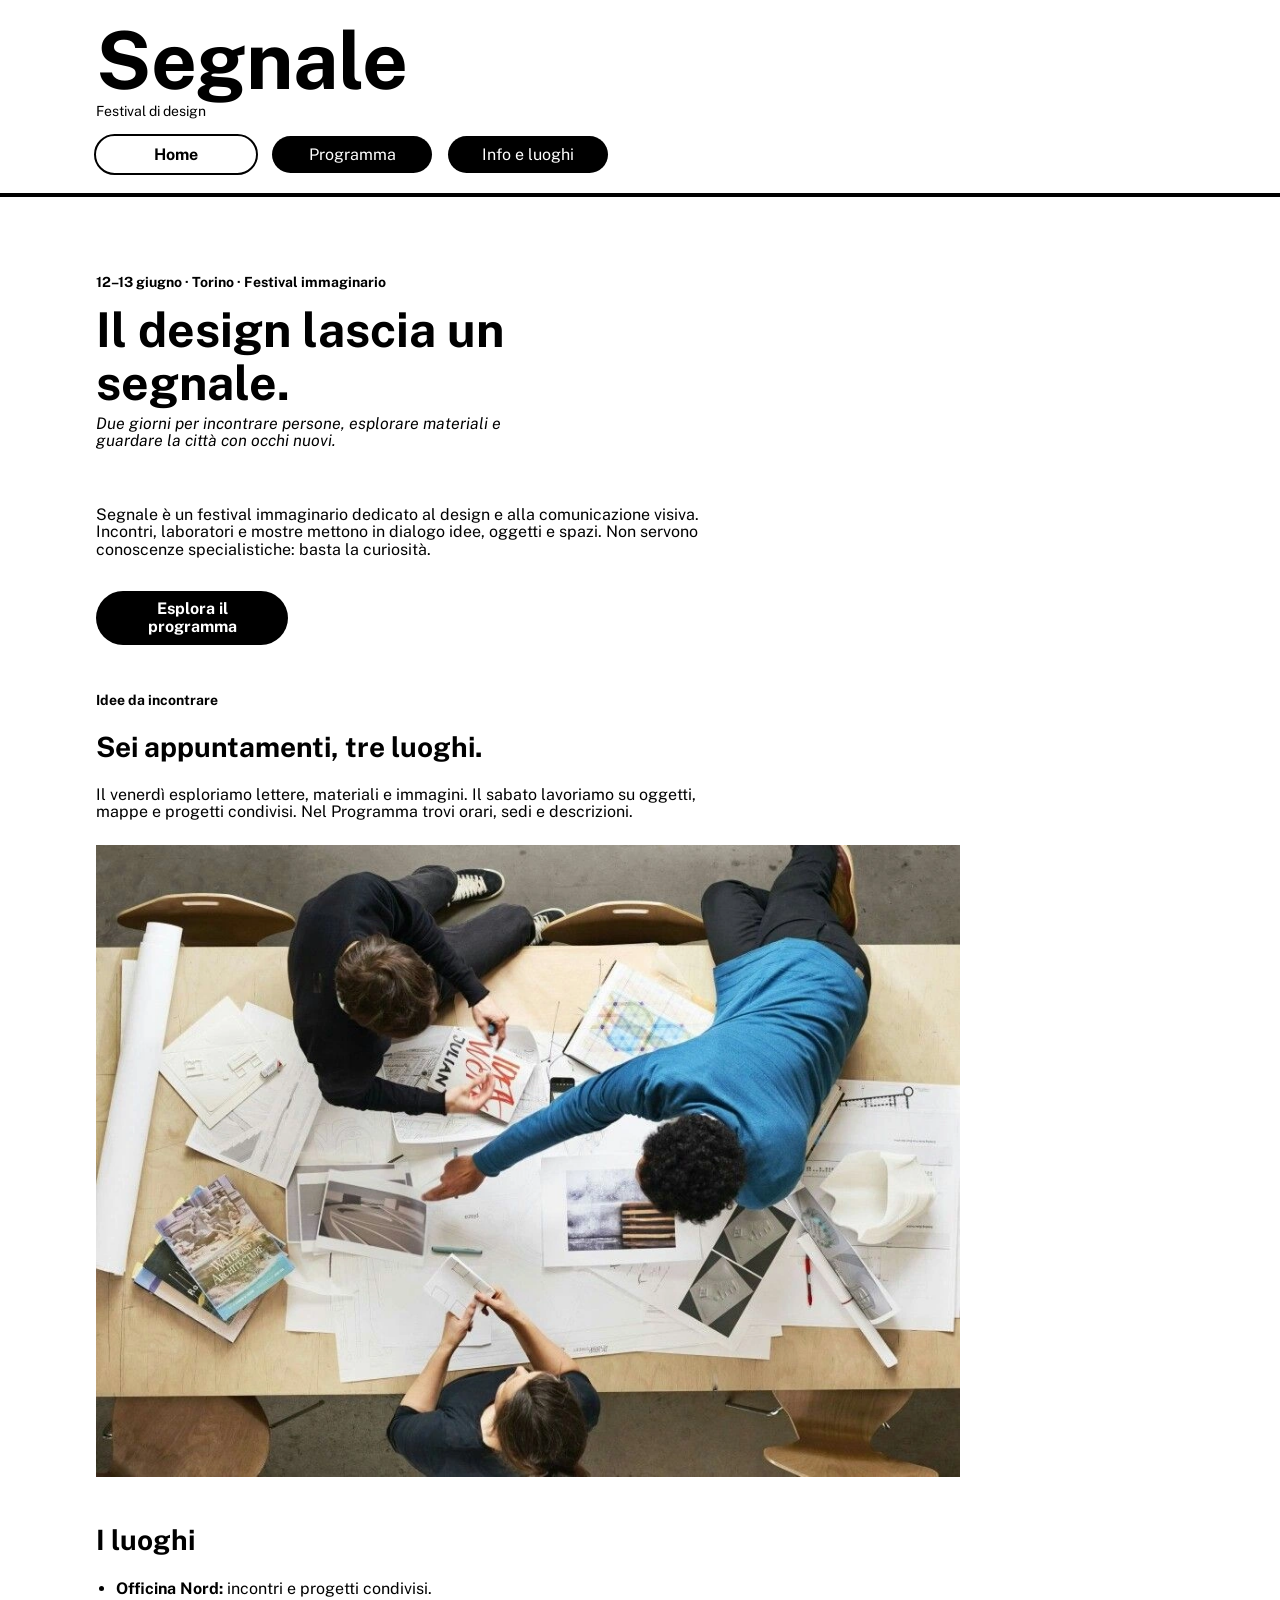
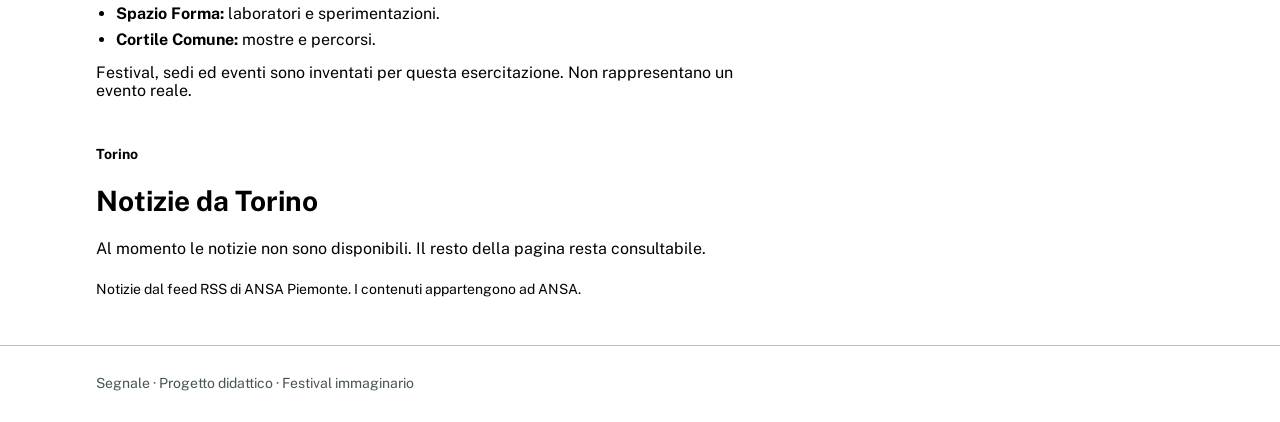
<file: index.html>
<!doctype html>
<html lang="it">
<head>
  <meta charset="utf-8">
  <meta name="viewport" content="width=device-width, initial-scale=1">
  <title>Segnale — Festival di design</title>
  <link rel="preconnect" href="https://fonts.googleapis.com">
<link rel="preconnect" href="https://fonts.gstatic.com" crossorigin>
<link href="https://fonts.googleapis.com/css2?family=Public+Sans:wght@400;700&display=swap" rel="stylesheet">

  <link rel="stylesheet" href="style.css">
</head>
<body>
  <a class="skip-link" href="#contenuto">Vai al contenuto</a>
  <header class="site-header">
    <div class="container">
      <a class="brand" href="index.html">Segnale<span>Festival di design</span></a>
      <nav aria-label="Navigazione principale">
        <a href="index.html" aria-current="page">Home</a>
        <a href="programma.html">Programma</a>
        <a href="info.html">Info e luoghi</a>
      </nav>
    </div>
  </header>

  <main id="contenuto" class="container">
    <section class="intro" aria-labelledby="titolo-home">
      <p class="eyebrow">12–13 giugno · Torino · Festival immaginario</p>
      <h1 id="titolo-home">Il design lascia un segnale.</h1>
      <p class="lead">Due giorni per incontrare persone, esplorare materiali e guardare la città con occhi nuovi.</p>
      <p class="reading-text">Segnale è un festival immaginario dedicato al design e alla comunicazione visiva. Incontri, laboratori e mostre mettono in dialogo idee, oggetti e spazi. Non servono conoscenze specialistiche: basta la curiosità.</p>
      <!-- Da completare: anche questo collegamento deve aprire il Programma. -->
      <a class="button-link" href="programma.html">Esplora il programma</a>
    </section>

    <section class="content-section" aria-labelledby="titolo-festival">
      <p class="eyebrow">Idee da incontrare</p>
      <h2 id="titolo-festival">Sei appuntamenti, tre luoghi.</h2>
      <p class="reading-text">Il venerdì esploriamo lettere, materiali e immagini. Il sabato lavoriamo su oggetti, mappe e progetti condivisi. Nel Programma trovi orari, sedi e descrizioni.</p>
      <img class="festival-image" src="assets/home.webp" alt="Fotografia di un tavolo da lavoro visto dall'alto e circondato da persone" width="1200" height="600">
    </section>

    <section class="content-section" aria-labelledby="titolo-luoghi">
      <h2 id="titolo-luoghi">I luoghi</h2>
      <ul class="venues">
        <li><strong>Officina Nord:</strong> incontri e progetti condivisi.</li>
        <li><strong>Spazio Forma:</strong> laboratori e sperimentazioni.</li>
        <li><strong>Cortile Comune:</strong> mostre e percorsi.</li>
      </ul>
      <p class="reading-text">Festival, sedi ed eventi sono inventati per questa esercitazione. Non rappresentano un evento reale.</p>
    </section>

    <section class="content-section news-section" aria-labelledby="titolo-notizie">
  <p class="eyebrow">Torino</p>
  <h2 id="titolo-notizie">Notizie da Torino</h2>

  <p id="notizie-stato" role="status" aria-live="polite">
    Caricamento delle notizie…
  </p>

  <ul id="notizie-lista" class="news-list"></ul>

  <p class="news-source">
    Notizie dal feed RSS di ANSA Piemonte. I contenuti appartengono ad ANSA.
  </p>
</section>

  </main>

  <footer class="site-footer"><div class="container"><p>Segnale · Progetto didattico · Festival immaginario</p></div></footer>

  <script>
  const URL_NOTIZIE =
    "https://docs.google.com/spreadsheets/d/e/2PACX-1vS7KAhxtQY8amzNyHQd3RuskT0dwSj5pdnrR-UVHM6CPzX0sox7lUv5kT34DYatCAbSHhO8n7kcyigN/pub?gid=365522260&single=true&output=csv";

  const notizieStato = document.getElementById("notizie-stato");
  const notizieLista = document.getElementById("notizie-lista");

  function parseCSV(testo) {
    const righe = [];
    let riga = [];
    let campo = "";
    let traVirgolette = false;

    for (let i = 0; i < testo.length; i++) {
      const carattere = testo[i];

      if (traVirgolette) {
        if (carattere === '"' && testo[i + 1] === '"') {
          campo += '"';
          i++;
        } else if (carattere === '"') {
          traVirgolette = false;
        } else {
          campo += carattere;
        }
      } else if (carattere === '"') {
        traVirgolette = true;
      } else if (carattere === ",") {
        riga.push(campo);
        campo = "";
      } else if (carattere === "\n") {
        riga.push(campo);
        righe.push(riga);
        riga = [];
        campo = "";
      } else if (carattere !== "\r") {
        campo += carattere;
      }
    }

    if (campo.length > 0 || riga.length > 0) {
      riga.push(campo);
      righe.push(riga);
    }

    if (righe.length === 0) return [];

    const intestazioni = righe.shift().map((nome, indice) =>
      (indice === 0 ? nome.replace(/^\uFEFF/, "") : nome).trim().toLowerCase()
    );

    return righe
      .filter((valori) => valori.some((valore) => valore.trim() !== ""))
      .map((valori) =>
        Object.fromEntries(
          intestazioni.map((nome, indice) => [
            nome,
            (valori[indice] ?? "").trim()
          ])
        )
      );
  }

  function scegliCampo(riga, nomi) {
    for (const nome of nomi) {
      if (riga[nome]) return riga[nome];
    }
    return "";
  }

  function formattaDataIt(valore) {
    const dataItaliana = valore.match(/^(\d{1,2})\/(\d{1,2})\/(\d{4})$/);
    let data;

    if (dataItaliana) {
      data = new Date(
        Number(dataItaliana[3]),
        Number(dataItaliana[2]) - 1,
        Number(dataItaliana[1])
      );
    } else if (/^\d{4}-\d{2}-\d{2}$/.test(valore)) {
      const [anno, mese, giorno] = valore.split("-").map(Number);
      data = new Date(anno, mese - 1, giorno);
    } else {
      data = new Date(valore);
    }

    if (Number.isNaN(data.getTime())) return valore;

    return new Intl.DateTimeFormat("it-IT", {
      day: "numeric",
      month: "long",
      year: "numeric"
    }).format(data);
  }

  async function caricaNotizie() {
    try {
      const risposta = await fetch(URL_NOTIZIE);

      if (!risposta.ok) {
        throw new Error(`Richiesta CSV non riuscita: ${risposta.status}`);
      }

      const testoCSV = await risposta.text();
      const righe = parseCSV(testoCSV);

      const notizie = righe
        .map((riga) => ({
          data: scegliCampo(riga, ["data", "date", "pubdate", "published"]),
          titolo: scegliCampo(riga, ["titolo", "title"]),
          link: scegliCampo(riga, ["link", "url"])
        }))
        .filter((notizia) => notizia.data && notizia.titolo && notizia.link)
        .slice(0, 5);

      if (notizie.length === 0) {
        notizieStato.textContent = "Non ci sono notizie da mostrare.";
        return;
      }

      for (const notizia of notizie) {
        const url = new URL(notizia.link);

        if (!["http:", "https:"].includes(url.protocol)) continue;

        const elemento = document.createElement("li");
        const data = document.createElement("time");
        data.textContent = formattaDataIt(notizia.data);

        const collegamento = document.createElement("a");
        collegamento.href = url.href;
        collegamento.textContent = notizia.titolo;
        collegamento.target = "_blank";
        collegamento.rel = "noopener noreferrer";

        elemento.append(data, collegamento);
        notizieLista.appendChild(elemento);
      }

      if (notizieLista.children.length === 0) {
        notizieStato.textContent = "Non ci sono notizie da mostrare.";
        return;
      }

      notizieStato.textContent = "";
    } catch (errore) {
      console.error("Errore nel caricamento delle notizie:", errore);
      notizieStato.textContent =
        "Al momento le notizie non sono disponibili. Il resto della pagina resta consultabile.";
    }
  }

  caricaNotizie();
</script>

</body>
</html>
</file>
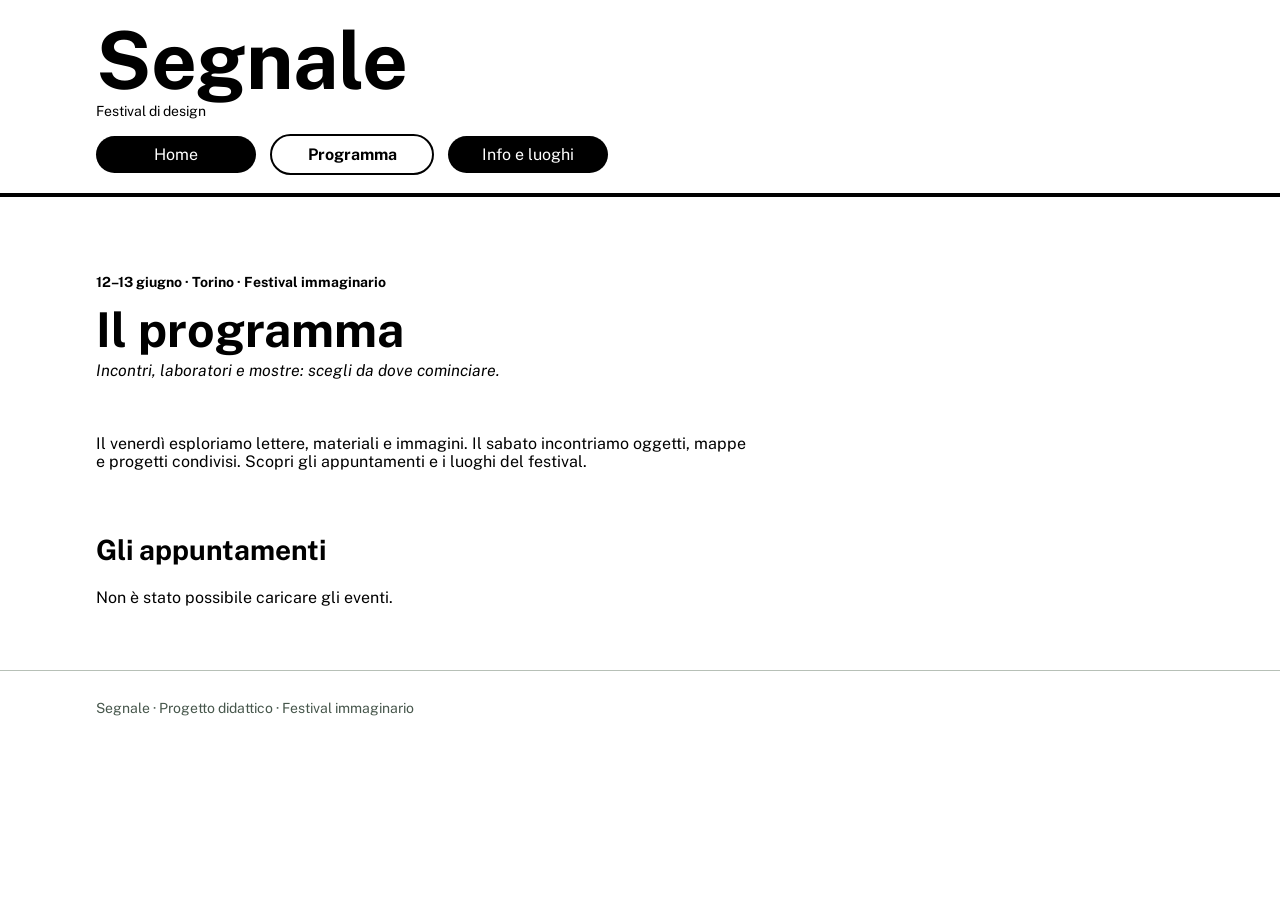
<file: programma.html>
<!doctype html>
<html lang="it">
<head>
  <meta charset="utf-8">
  <meta name="viewport" content="width=device-width, initial-scale=1">
  <title>Programma — Segnale</title>
  <link rel="preconnect" href="https://fonts.googleapis.com">
<link rel="preconnect" href="https://fonts.gstatic.com" crossorigin>
<link href="https://fonts.googleapis.com/css2?family=Public+Sans:wght@400;700&display=swap" rel="stylesheet">

  <link rel="stylesheet" href="style.css">
</head>

<body>
  <a class="skip-link" href="#contenuto">Vai al contenuto</a>
  <header class="site-header">
    <div class="container">
      <a class="brand" href="index.html">Segnale<span>Festival di design</span></a>
      <nav aria-label="Navigazione principale">
        <a href="index.html">Home</a>
        <a href="programma.html" aria-current="page">Programma</a>
        <a href="info.html">Info e luoghi</a>
      </nav>
    </div>
  </header>

  <main id="contenuto" class="container">
    <section class="intro" aria-labelledby="titolo-programma">
      <p class="eyebrow">12–13 giugno · Torino · Festival immaginario</p>
      <h1 id="titolo-programma">Il programma</h1>
      <p class="lead">Incontri, laboratori e mostre: scegli da dove cominciare.</p>
      <p class="reading-text">Il venerdì esploriamo lettere, materiali e immagini. Il sabato incontriamo oggetti, mappe e progetti condivisi. Scopri gli appuntamenti e i luoghi del festival.</p>
    </section>

    <section class="content-section" aria-labelledby="titolo-eventi">
      <h2 id="titolo-eventi">Gli appuntamenti</h2>
      <p id="eventi-stato" role="status" aria-live="polite">Caricamento degli eventi…</p>
      <div class="event-grid" id="event-grid"></div>
        
    </section>
  </main>

  <footer class="site-footer">
    <div class="container">
      <p>Segnale · Progetto didattico · Festival immaginario</p>
    </div>
  </footer>
  <script>
  const stato = document.getElementById("eventi-stato");
  const griglia = document.getElementById("event-grid");

  const URL_EVENTI =
    "https://docs.google.com/spreadsheets/d/e/2PACX-1vS7KAhxtQY8amzNyHQd3RuskT0dwSj5pdnrR-UVHM6CPzX0sox7lUv5kT34DYatCAbSHhO8n7kcyigN/pub?gid=715787571&single=true&output=csv";

  const URL_SEDI =
    "https://docs.google.com/spreadsheets/d/e/2PACX-1vS7KAhxtQY8amzNyHQd3RuskT0dwSj5pdnrR-UVHM6CPzX0sox7lUv5kT34DYatCAbSHhO8n7kcyigN/pub?gid=546694404&single=true&output=csv";

  function parseCSV(testo) {
    const righe = [];
    let riga = [];
    let campo = "";
    let traVirgolette = false;

    for (let i = 0; i < testo.length; i++) {
      const carattere = testo[i];

      if (traVirgolette) {
        if (carattere === '"' && testo[i + 1] === '"') {
          campo += '"';
          i++;
        } else if (carattere === '"') {
          traVirgolette = false;
        } else {
          campo += carattere;
        }
      } else if (carattere === '"') {
        traVirgolette = true;
      } else if (carattere === ",") {
        riga.push(campo);
        campo = "";
      } else if (carattere === "\n") {
        riga.push(campo);
        righe.push(riga);
        riga = [];
        campo = "";
      } else if (carattere !== "\r") {
        campo += carattere;
      }
    }

    if (campo.length > 0 || riga.length > 0) {
      riga.push(campo);
      righe.push(riga);
    }

    if (righe.length === 0) return [];

    const intestazioni = righe.shift().map((nome, indice) =>
      indice === 0 ? nome.replace(/^\uFEFF/, "").trim() : nome.trim()
    );

    return righe
      .filter((valori) => valori.some((valore) => valore.trim() !== ""))
      .map((valori) =>
        Object.fromEntries(
          intestazioni.map((intestazione, indice) => [
            intestazione,
            (valori[indice] ?? "").trim()
          ])
        )
      );
  }

  function formattaData(dataISO) {
    const [anno, mese, giorno] = dataISO.split("-").map(Number);
    const data = new Date(anno, mese - 1, giorno);
    const testo = new Intl.DateTimeFormat("it-IT", {
      weekday: "long",
      day: "numeric",
      month: "long"
    }).format(data);

    return testo.charAt(0).toUpperCase() + testo.slice(1);
  }

  function creaScheda(evento, sediPerId) {
    const articolo = document.createElement("article");
    articolo.className = "event-card";

    const immagine = document.createElement("img");
    immagine.src = evento.immagine;
    immagine.alt = evento.immagine_alt;
    immagine.width = 900;
    immagine.height = 600;
    articolo.appendChild(immagine);

    const corpo = document.createElement("div");
    corpo.className = "event-body";

    const meta = document.createElement("p");
    meta.className = "event-meta";
    meta.textContent =
      `${formattaData(evento.data)} · ${evento.orario} · ${evento.categoria}`;

    const titolo = document.createElement("h3");
    titolo.textContent = evento.titolo;

    const descrizione = document.createElement("p");
    descrizione.textContent = evento.descrizione;

    const rigaSede = document.createElement("p");
    rigaSede.className = "event-place";

    const etichettaSede = document.createElement("strong");
    etichettaSede.textContent = "Sede: ";

    const sede = sediPerId.get(evento.sede_id);
    rigaSede.append(
      etichettaSede,
      document.createTextNode(sede ? sede.nome : "Sede da definire")
    );

    corpo.append(meta, titolo, descrizione, rigaSede);
    articolo.appendChild(corpo);

    return articolo;
  }

  async function caricaEventi() {
    try {
      const [rispostaEventi, rispostaSedi] = await Promise.all([
        fetch(URL_EVENTI),
        fetch(URL_SEDI)
      ]);

      if (!rispostaEventi.ok || !rispostaSedi.ok) {
        throw new Error("Uno o più fogli CSV non sono raggiungibili.");
      }

      const [testoEventi, testoSedi] = await Promise.all([
        rispostaEventi.text(),
        rispostaSedi.text()
      ]);

      const eventiCSV = parseCSV(testoEventi);
      const sediCSV = parseCSV(testoSedi);

      const campiEvento = [
        "id", "titolo", "data", "orario", "categoria",
        "descrizione", "immagine", "immagine_alt", "sede_id"
      ];
      const campiSede = ["id", "nome", "indirizzo"];

      if (
        !eventiCSV.length ||
        !campiEvento.every((campo) => campo in eventiCSV[0]) ||
        !sediCSV.length ||
        !campiSede.every((campo) => campo in sediCSV[0])
      ) {
        throw new Error("Le intestazioni dei CSV non corrispondono a quelle attese.");
      }

      const eventi = eventiCSV.map((evento) => ({
        ...evento,
        id: Number(evento.id),
        sede_id: Number(evento.sede_id)
      }));

      const sediPerId = new Map(
        sediCSV.map((sede) => [Number(sede.id), sede])
      );

      if (eventi.length === 0) {
        stato.textContent = "Non ci sono eventi da mostrare.";
        return;
      }

      const schede = document.createDocumentFragment();
      eventi.forEach((evento) => {
        schede.appendChild(creaScheda(evento, sediPerId));
      });

      griglia.appendChild(schede);
      stato.textContent = "";
    } catch (errore) {
      console.error("Errore nel caricamento dei CSV:", errore);
      stato.textContent =
        "Non è stato possibile caricare gli eventi.";
    }
  }

  caricaEventi();
</script>

</body>
</html>
</file>
<file: style.css>
/* Stile iniziale: tipografia, colori e variabili CSS sono già predisposti.
   Lavoreremo su collegamenti, CSS condiviso e disposizione delle schede. */

/* Scelte comuni: ogni regola usa var() per richiamarne il valore. */
:root {
  --colore-primario: #000000;
  --colore-primario-scuro: #ffffff;
  --colore-sfondo: #ffffff;
  --colore-testo: #000000;
  --font-testo: "Public Sans", sans-serif;
  --font-titoli: "Public Sans", sans-serif;

}

* {
  box-sizing: border-box;
}

body {
  margin: 0;
  background: var(--colore-sfondo);
  color: var(--colore-testo);
  font-family: var(--font-testo);
  font-size: 1rem;
  line-height: 1.1;
}

a {
  color: var(--colore-primario);
}

a:hover {
  text-decoration-thickness: 3px;
}

a:focus-visible {
  outline: 3px solid var(--colore-testo);
  outline-offset: 4px;
}

.container {
  width: 92%;
  max-width: 68rem;
  margin: 0 auto;
}

.site-header {
  position: sticky;
  top: 0;
  z-index: 1000;
  padding: 1.25rem 0;
  border-bottom: 4px solid var(--colore-primario);
  background: var(--colore-sfondo);
}

@media (max-width: 599px) {
  .site-header {
    padding: 0.75rem 0;
  }

  nav {
    margin-top: 0.5rem;
    gap: 0.125rem;
  }
}

.brand {
  display: inline-block;
  color: var(--colore-testo);
  font-size: 5.0rem;
  font-weight: bold;
  line-height: 1;
  text-decoration: none;
}

.brand span {
  display: block;
  margin-top: clamp(0.1rem, 0.5vw, 0.2rem);
  font-size: 0.875rem;
  line-height: 1.2;
  font-weight: normal;
}

@media (max-width: 400px) {
  .brand {
    font-size: clamp(2.5rem, calc(92vw / 4.2), 5rem);
  }
}

nav {
  display: flex;
  flex-direction: column;
  align-items: stretch;
  gap: 0.5rem;
  margin-top: 1rem;
}

nav a {
  display: block;
  box-sizing: border-box;
  width: min(10rem, 100%);
  padding: 0.6rem 1rem;
  border-radius: 999px;
  background: var(--colore-primario);
  color: #ffffff;
  text-align: center;
  text-decoration: none;
}

nav a:hover {
  background: var(--colore-primario-scuro);
  color: #000000;
  outline: 2px solid var(--colore-primario);
}


@media (min-width: 600px) {
  nav {
    flex-direction: row;
    flex-wrap: wrap;
    column-gap: 1rem;
    row-gap: 0.25rem;
  }
}

nav a[aria-current="page"] {
  font-weight: bold;
}

.intro {
  padding: 4rem 0 1rem;
}

.eyebrow,
.event-meta {
  color: #000000;
  font-size: 0.875rem;
  font-weight: bold;
}

h1,
h2,
h3 {
  font-family: var(--font-titoli);
  line-height: 1.1;
}

h1 {
  max-width: 18ch;
  margin: 0.75rem 0 1.25rem;
  font-size: clamp(3.0rem, calc(92vw / 8.4), 3.0rem);
}

.intro h1 {
  margin-bottom: 0.3rem;
}

h2 {
  font-size: 1.75rem;
}

h3 {
  margin: 0.5rem 0 0.75rem;
  font-size: 1.375rem;
}

.lead {
  max-width: 48ch;
  font-size: 1rem;
  font-style: italic;
}


.intro .lead {
  margin-top: 0;
}

.intro .lead {
  margin-bottom: 3.5rem;
}

.intro .lead + .reading-text {
  margin-top: 0;
}

.reading-text {
  max-width: 65ch;
}

.button-link {
  display: inline-flex;
  align-items: center;
  justify-content: center;
  width: min(12rem, 100%);
  margin-top: 1rem;
  padding: 0.6rem 1rem;
  border-radius: 999px;
  background: var(--colore-primario);
  color: #ffffff;
  font-weight: bold;
  text-align: center;
  text-decoration: none;
  line-height: 1.1;
}

.button-link:hover {
  background: var(--colore-primario-scuro);
  color: #000000;
  outline: 2px solid var(--colore-primario);
}

.content-section {
  margin: 2rem 0 3rem;
}

.festival-image {
  display: block;
  width: 100%;
  max-width: 54rem;
  height: auto;
  margin-top: 1.5rem;
  border-radius: 0.rem;
}

.venues {
  padding-left: 1.25rem;
}

.venues li {
  margin-bottom: 0.5rem;
}

.event-grid {
  display: grid;
  grid-template-columns: repeat(3, minmax(0, 1fr));
  gap: 1.5rem;
}

@media (max-width: 1023px) {
  .event-grid {
    grid-template-columns: repeat(2, minmax(0, 1fr));
  }
}

@media (max-width: 599px) {
  .event-grid {
    grid-template-columns: 1fr;
  }
}

.event-card {
  min-width: 0;
  overflow: hidden;
  border: 1px solid #b7c0b7;
  border-radius: 0;
  background: #ffffff;
}

.event-card img {
  display: block;
  width: 100%;
  height: auto;
}

.event-body {
  padding: 1.25rem;
}

.event-body p:last-child {
  margin-bottom: 0;
}

.event-place {
  color: #000000;
  font-size: 0.875rem;
}

.site-footer {
  padding: 1rem 0;
  border-top: 1px solid #b7c0b7;
  color: #46564b;
  font-size: 0.875rem;
}

.skip-link {
  position: absolute;
  top: -6rem;
  left: 1rem;
  padding: 0.75rem 1rem;
  background: #ffffff;
  color: var(--colore-testo);
}

.skip-link:focus {
  top: 1rem;
}

.venue-swiper {
  width: 100%;
}

.venue-swiper .swiper-slide {
  margin: 0;
}

.venue-swiper img {
  display: block;
  width: 100%;
  height: auto;
}

.venue-swiper figcaption {
  padding: 1rem 0;
}

.venue-controls {
  display: flex;
  gap: 0.75rem;
}

.venue-controls button {
  flex: 1;
  min-width: 0;
  padding: 0.6rem 1rem;
  border: 0;
  border-radius: 999px;
  background: var(--colore-primario);
  color: #ffffff;
  font: inherit;
  font-weight: bold;
  cursor: pointer;
}

.venue-controls button:hover {
  background: var(--colore-primario-scuro);
  color: #000000;
  outline: 2px solid var(--colore-primario);
}

.map-embed {
  width: 100%;
}

.map-embed iframe {
  display: block;
  width: 100%;
  height: 500px;
  border: 0;
}

@media (max-width: 270px) {
  nav a,
  .button-link,
  .venue-controls button {
    width: 100%;
    padding: 0.6em 0.75em;
    font-size: clamp(0.6rem, 6vw, 0.875rem);
    white-space: nowrap;
    border-radius: 999px;
  }
}

.site-header nav a[aria-current="page"] {
  background: var(--colore-primario-scuro);
  color: #000000;
  outline: 2px solid var(--colore-primario);
}

.weather-data {
  display: grid;
  grid-template-columns: repeat(auto-fit, minmax(min(100%, 10rem), 1fr));
  gap: 1rem;
  margin: 1.5rem 0;
}

.weather-data div {
  padding: 1rem;
  border: 2px solid #000000;
  background: #ffffff;
}

.weather-data dt {
  font-size: 0.875rem;
  font-weight: bold;
}

.weather-data dd {
  margin: 0.5rem 0 0;
  font-size: 1.5rem;
  font-weight: bold;
}

.weather-note,
.weather-source {
  max-width: 65ch;
  font-size: 0.875rem;
}
.news-list {
  max-width: 65ch;
  margin: 1.5rem 0;
  padding: 0;
  list-style: none;
}

.news-list li {
  padding: 1rem 0;
  border-top: 1px solid #b7c0b7;
}

.news-list time {
  display: block;
  margin-bottom: 0.4rem;
  color: #000000;
  font-size: 0.875rem;
  font-weight: bold;
}

.news-list a {
  font-weight: bold;
}

.news-source {
  max-width: 65ch;
  font-size: 0.875rem;
}


/* Qui aggiungeremo la media query durante la demo. */
</file>
